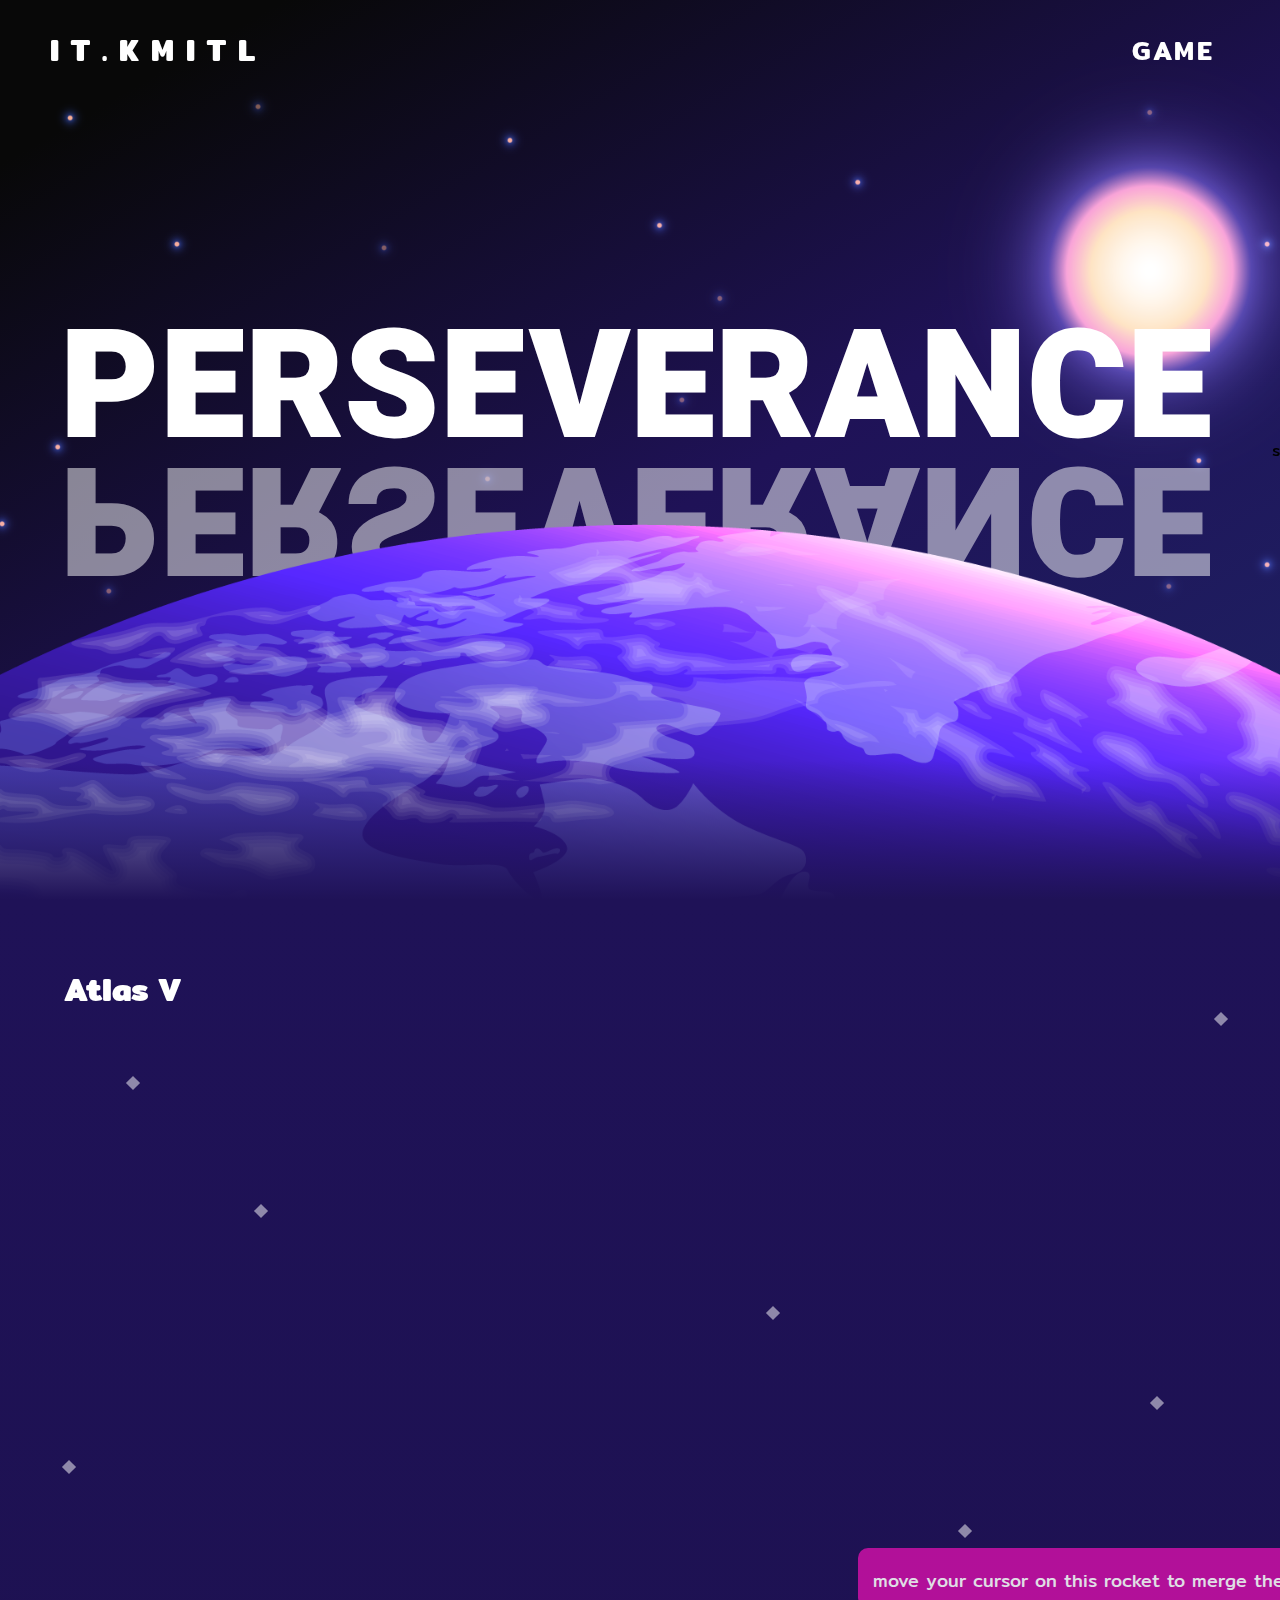
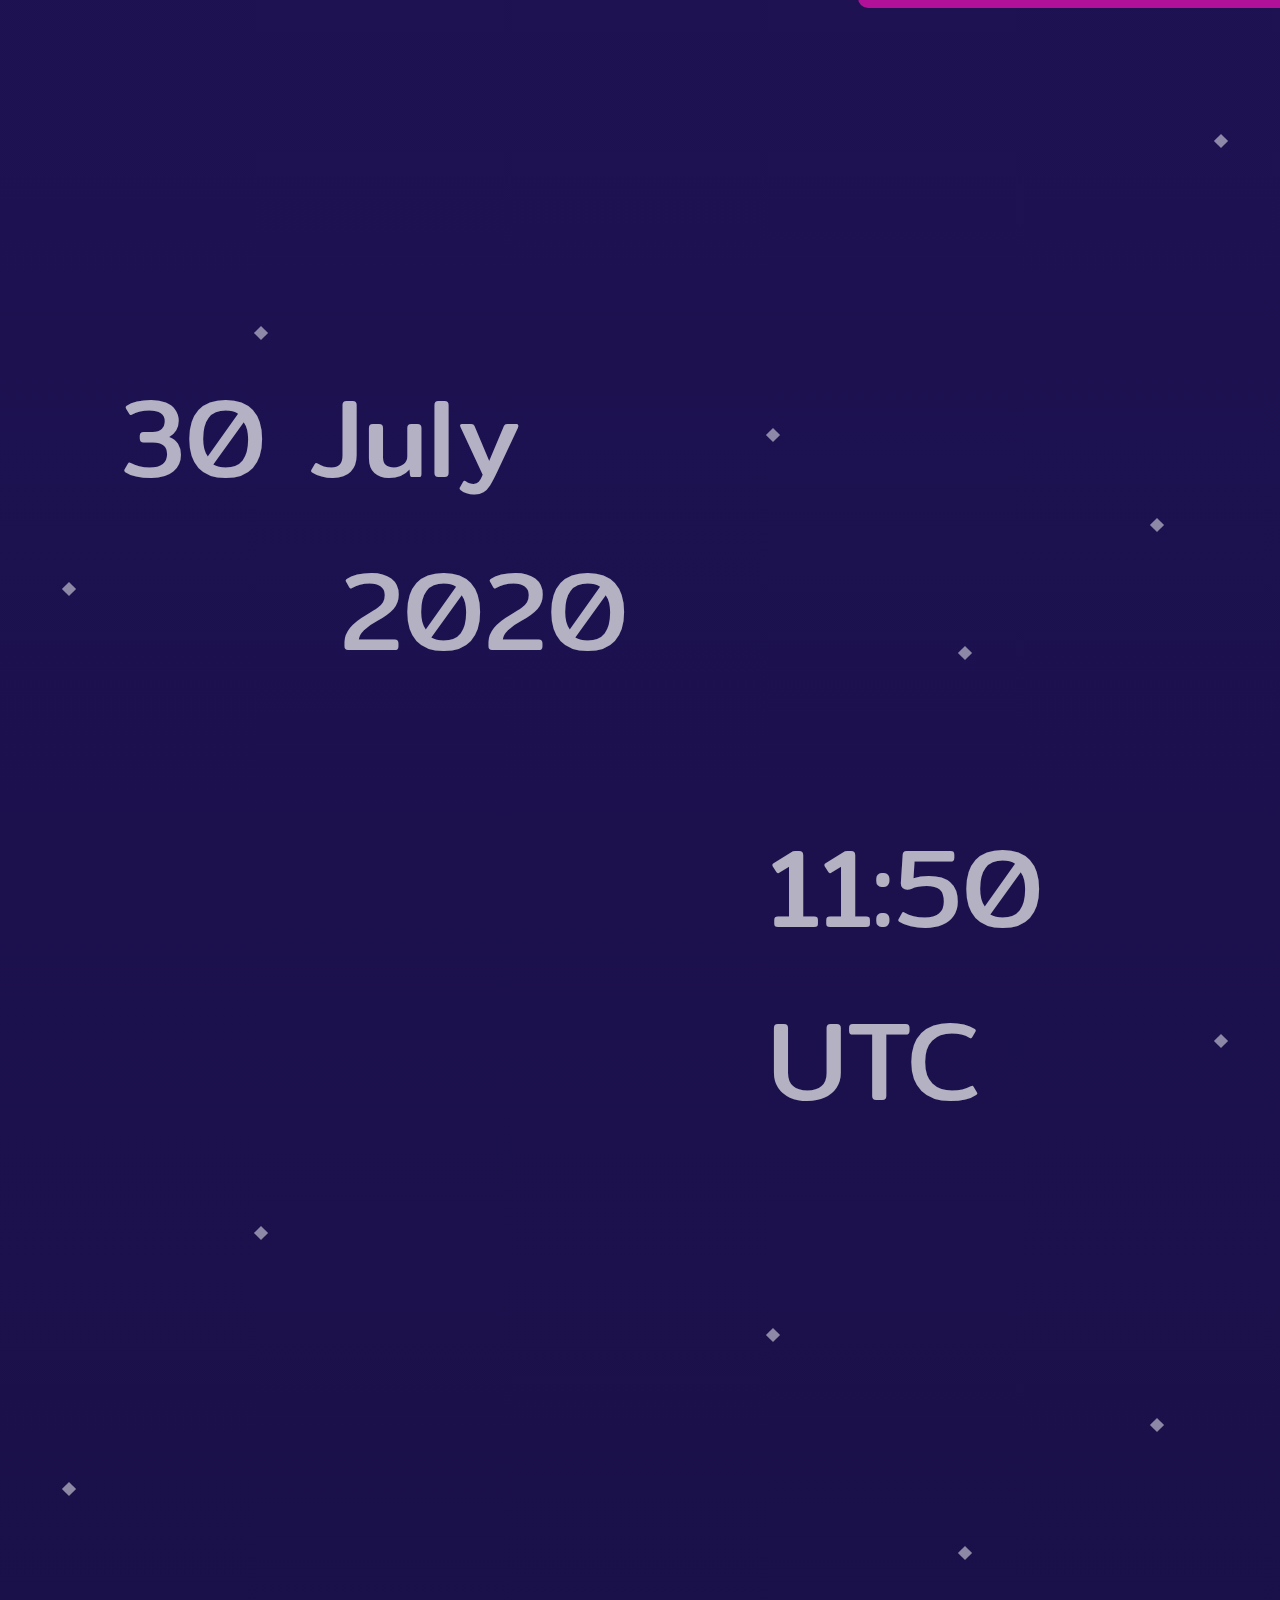
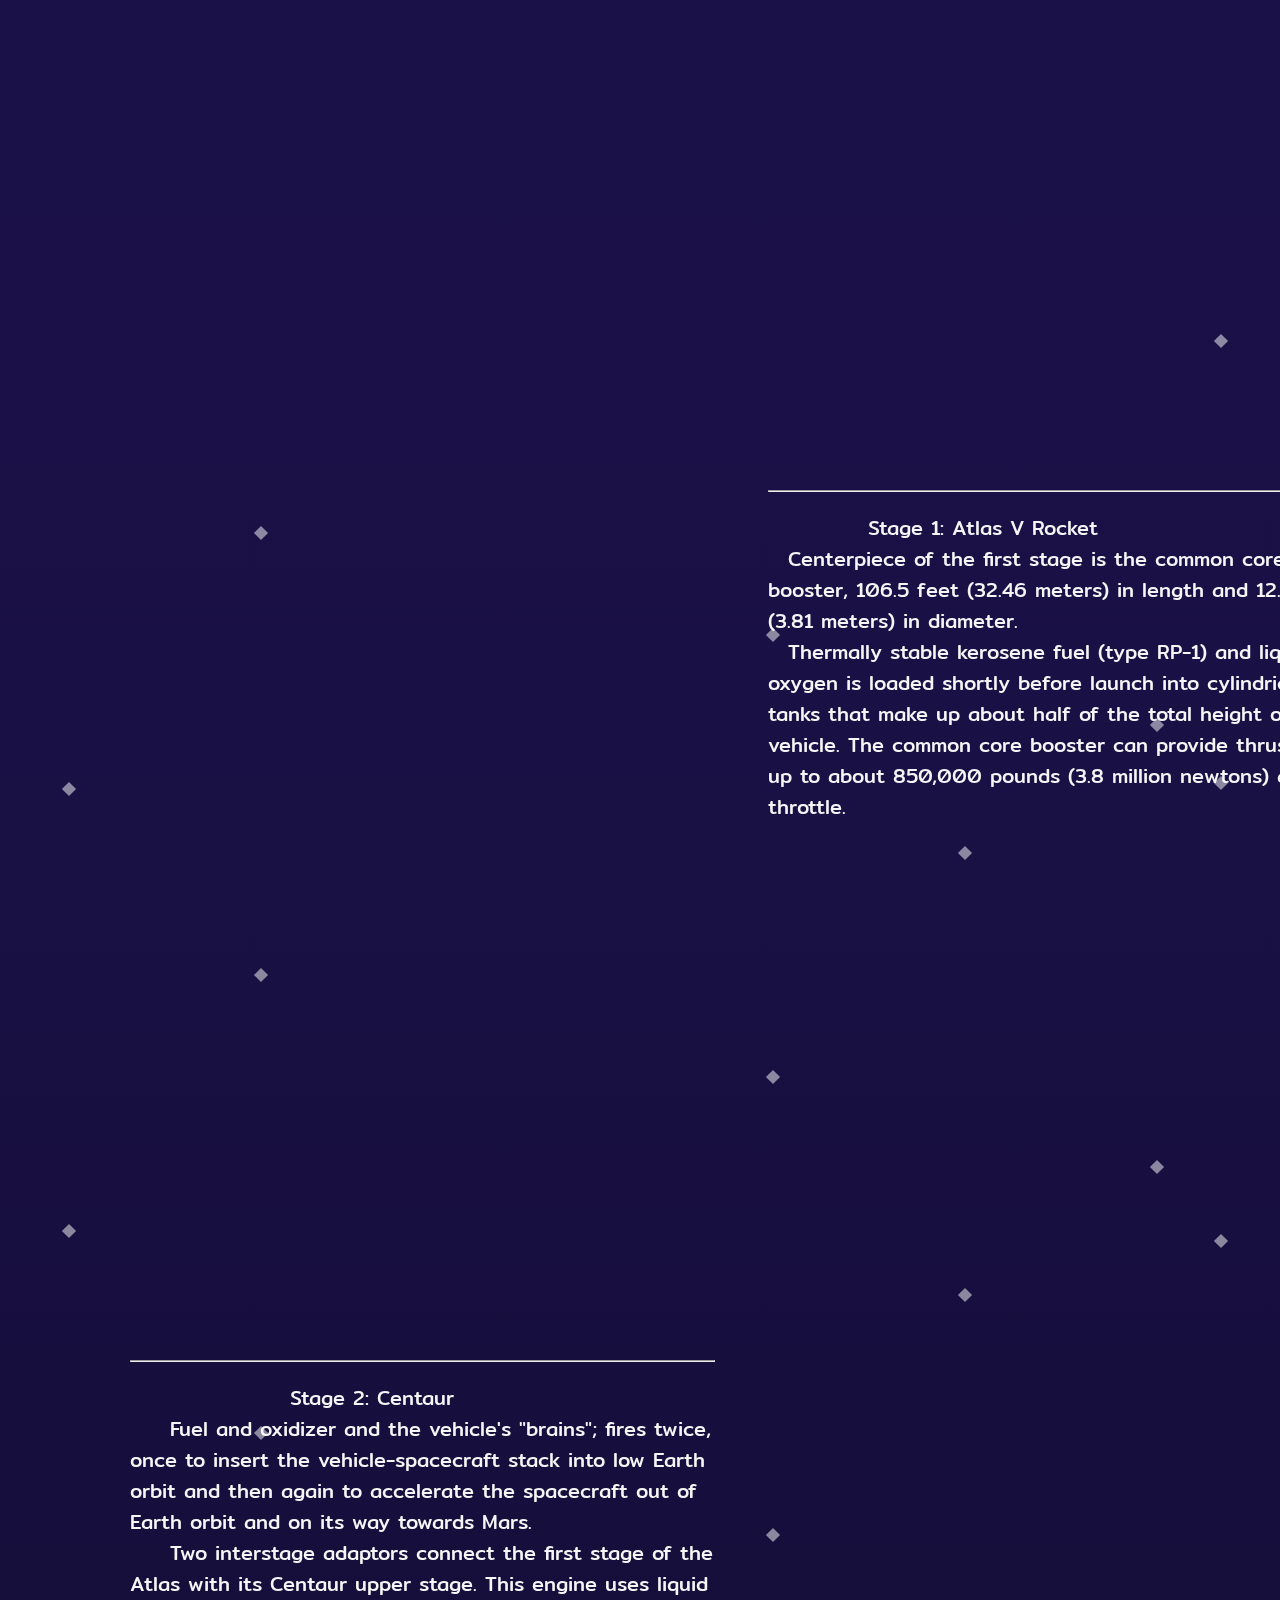
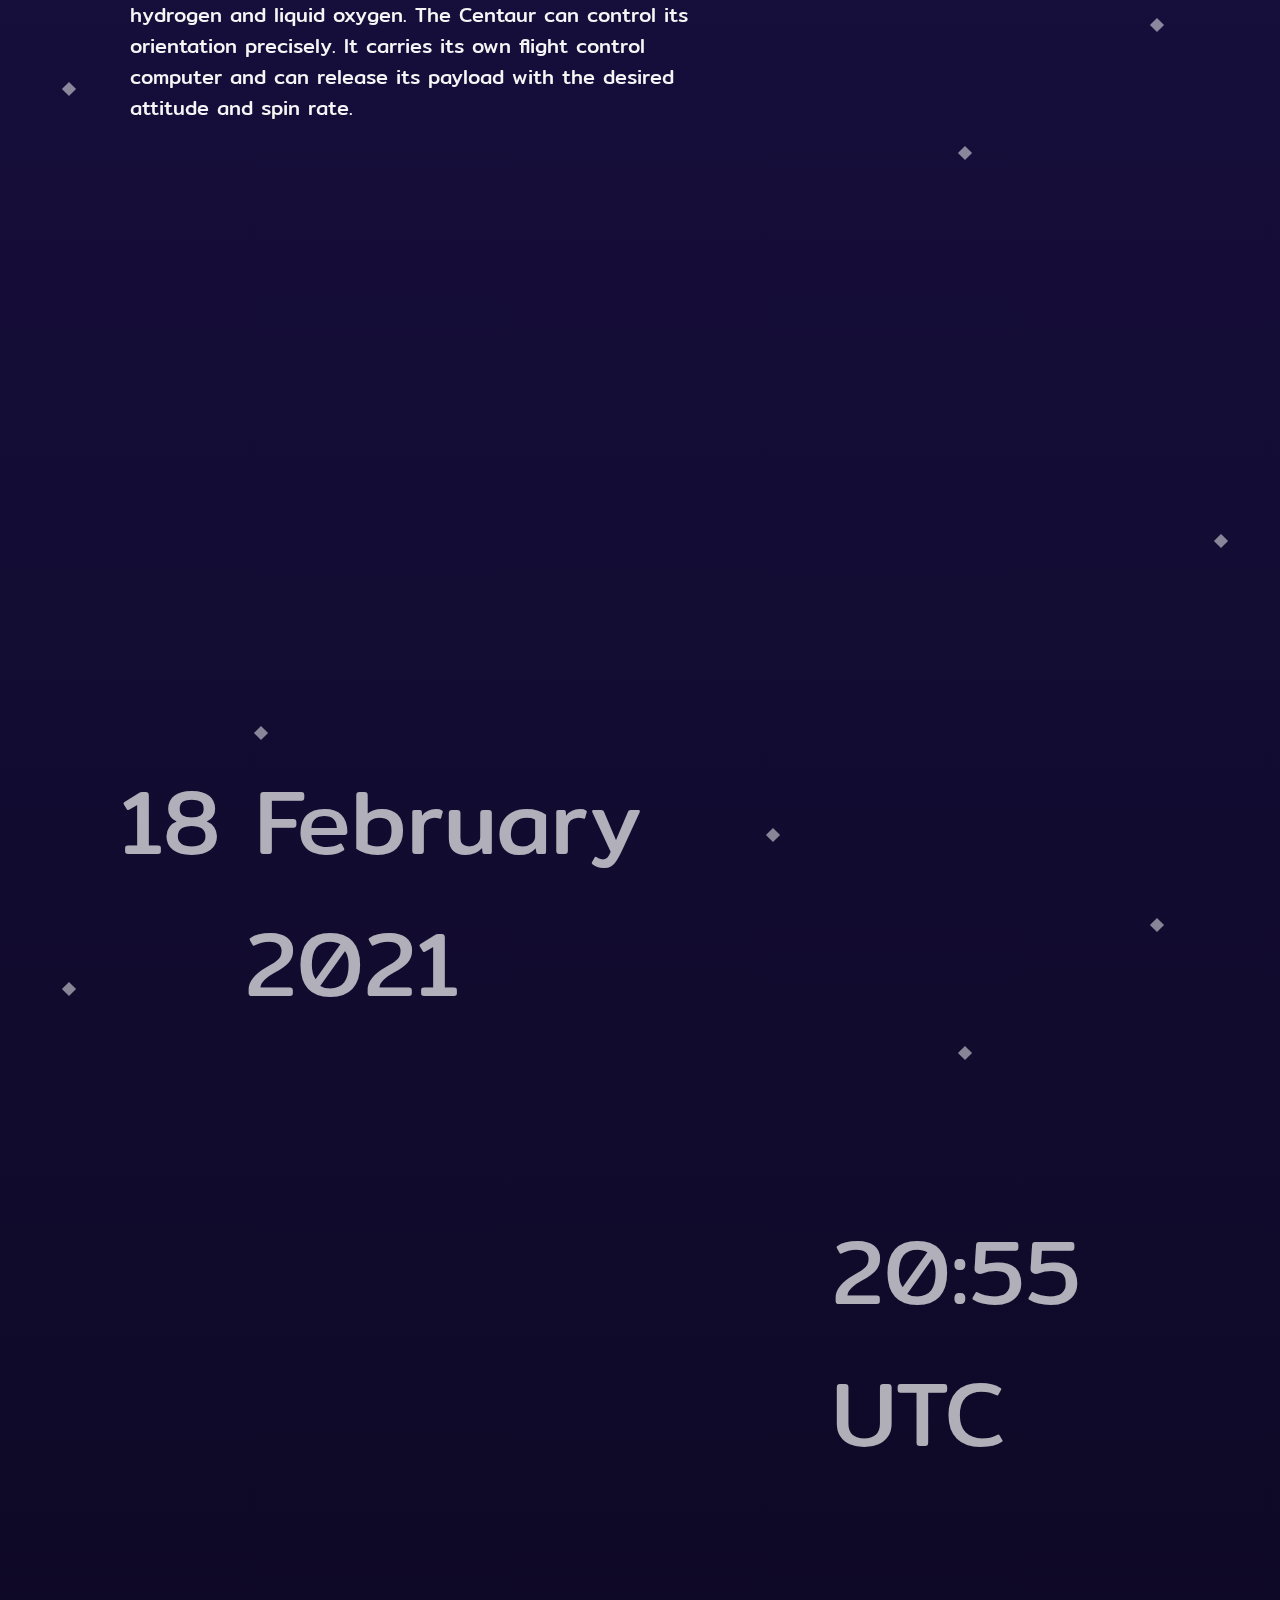
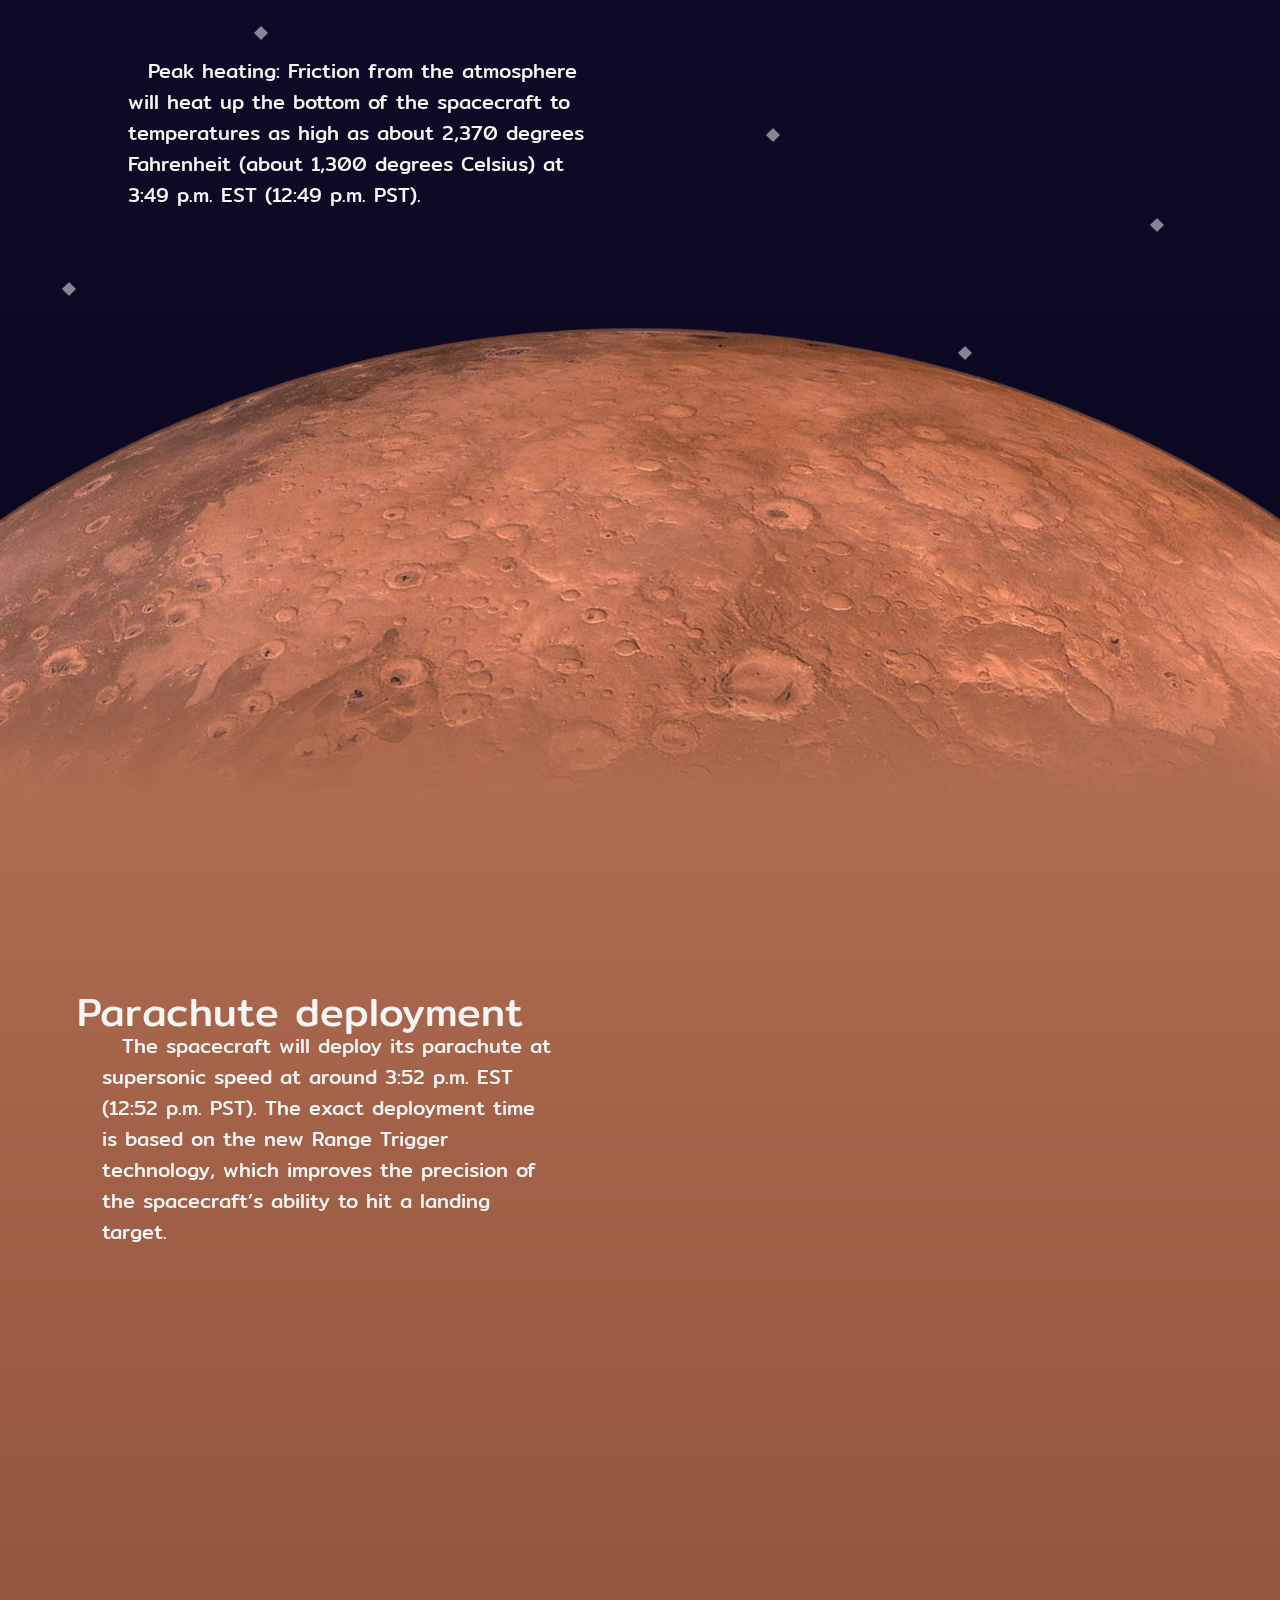
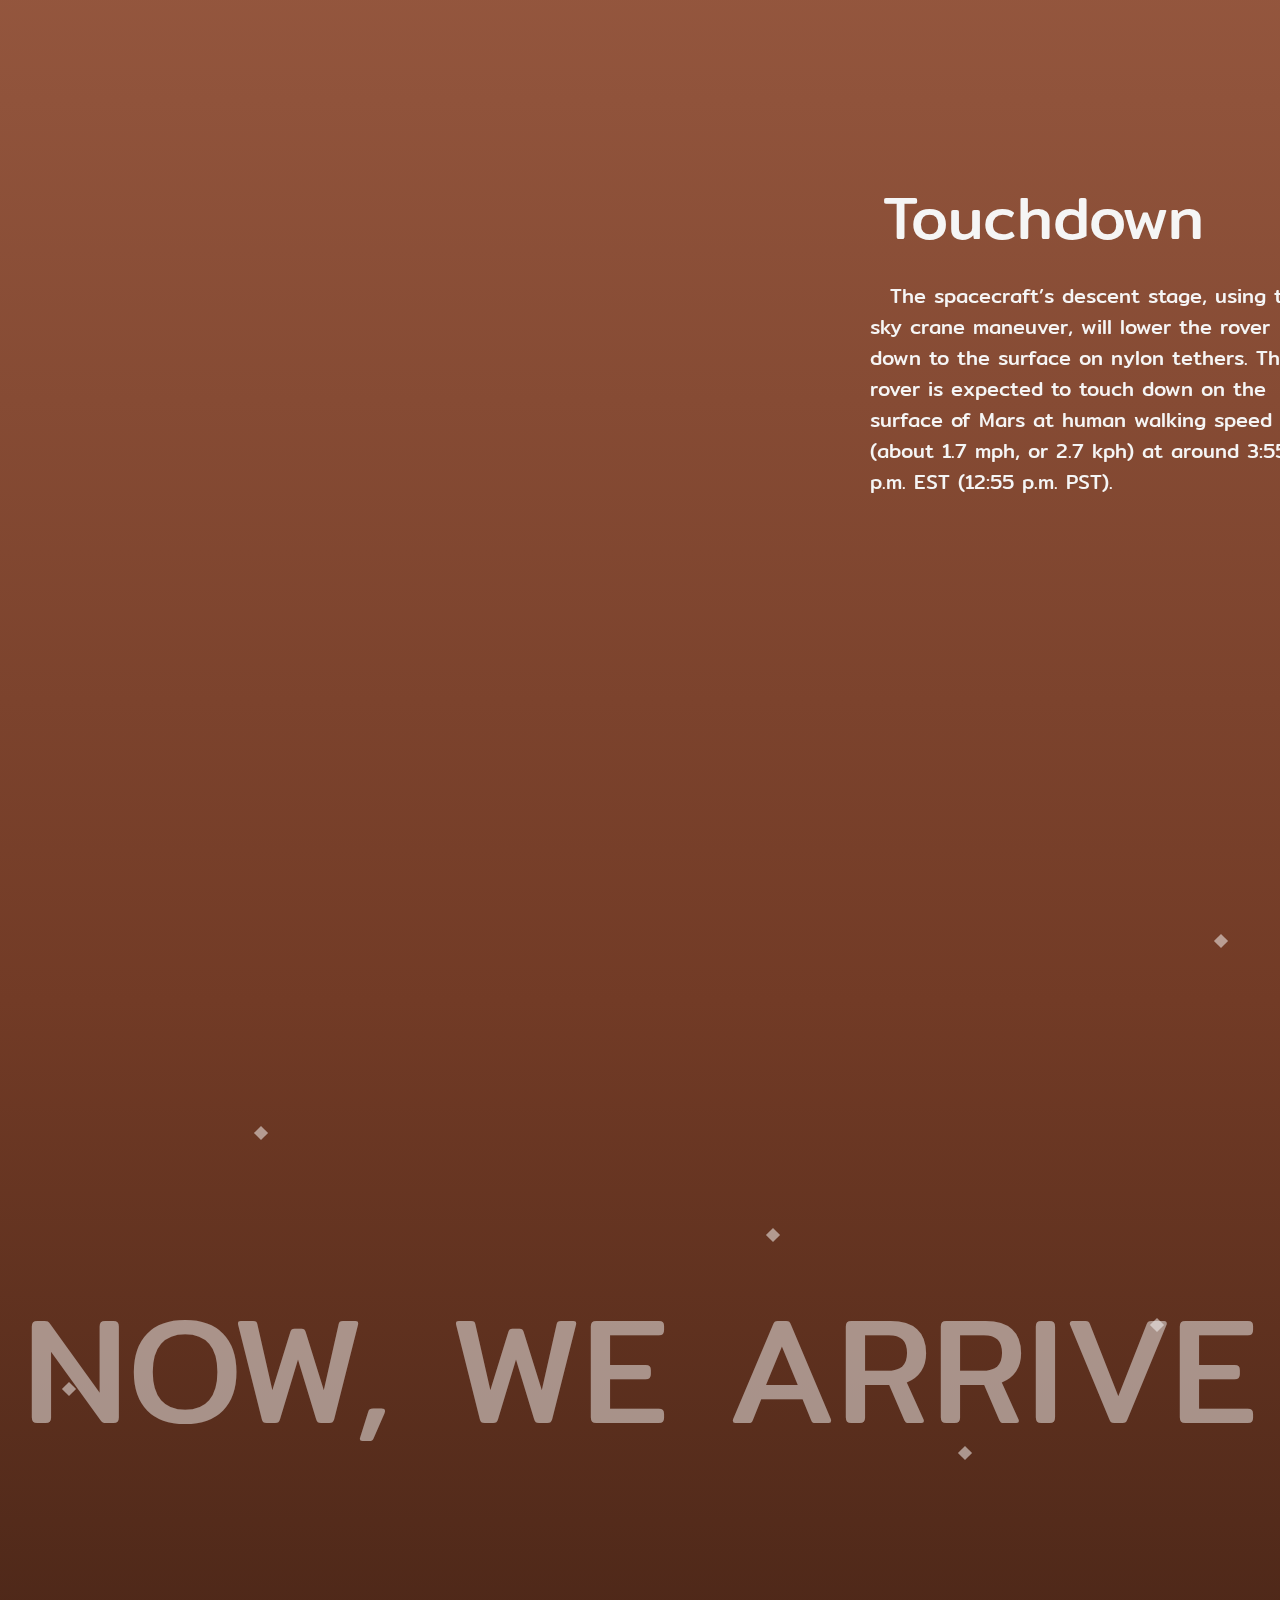
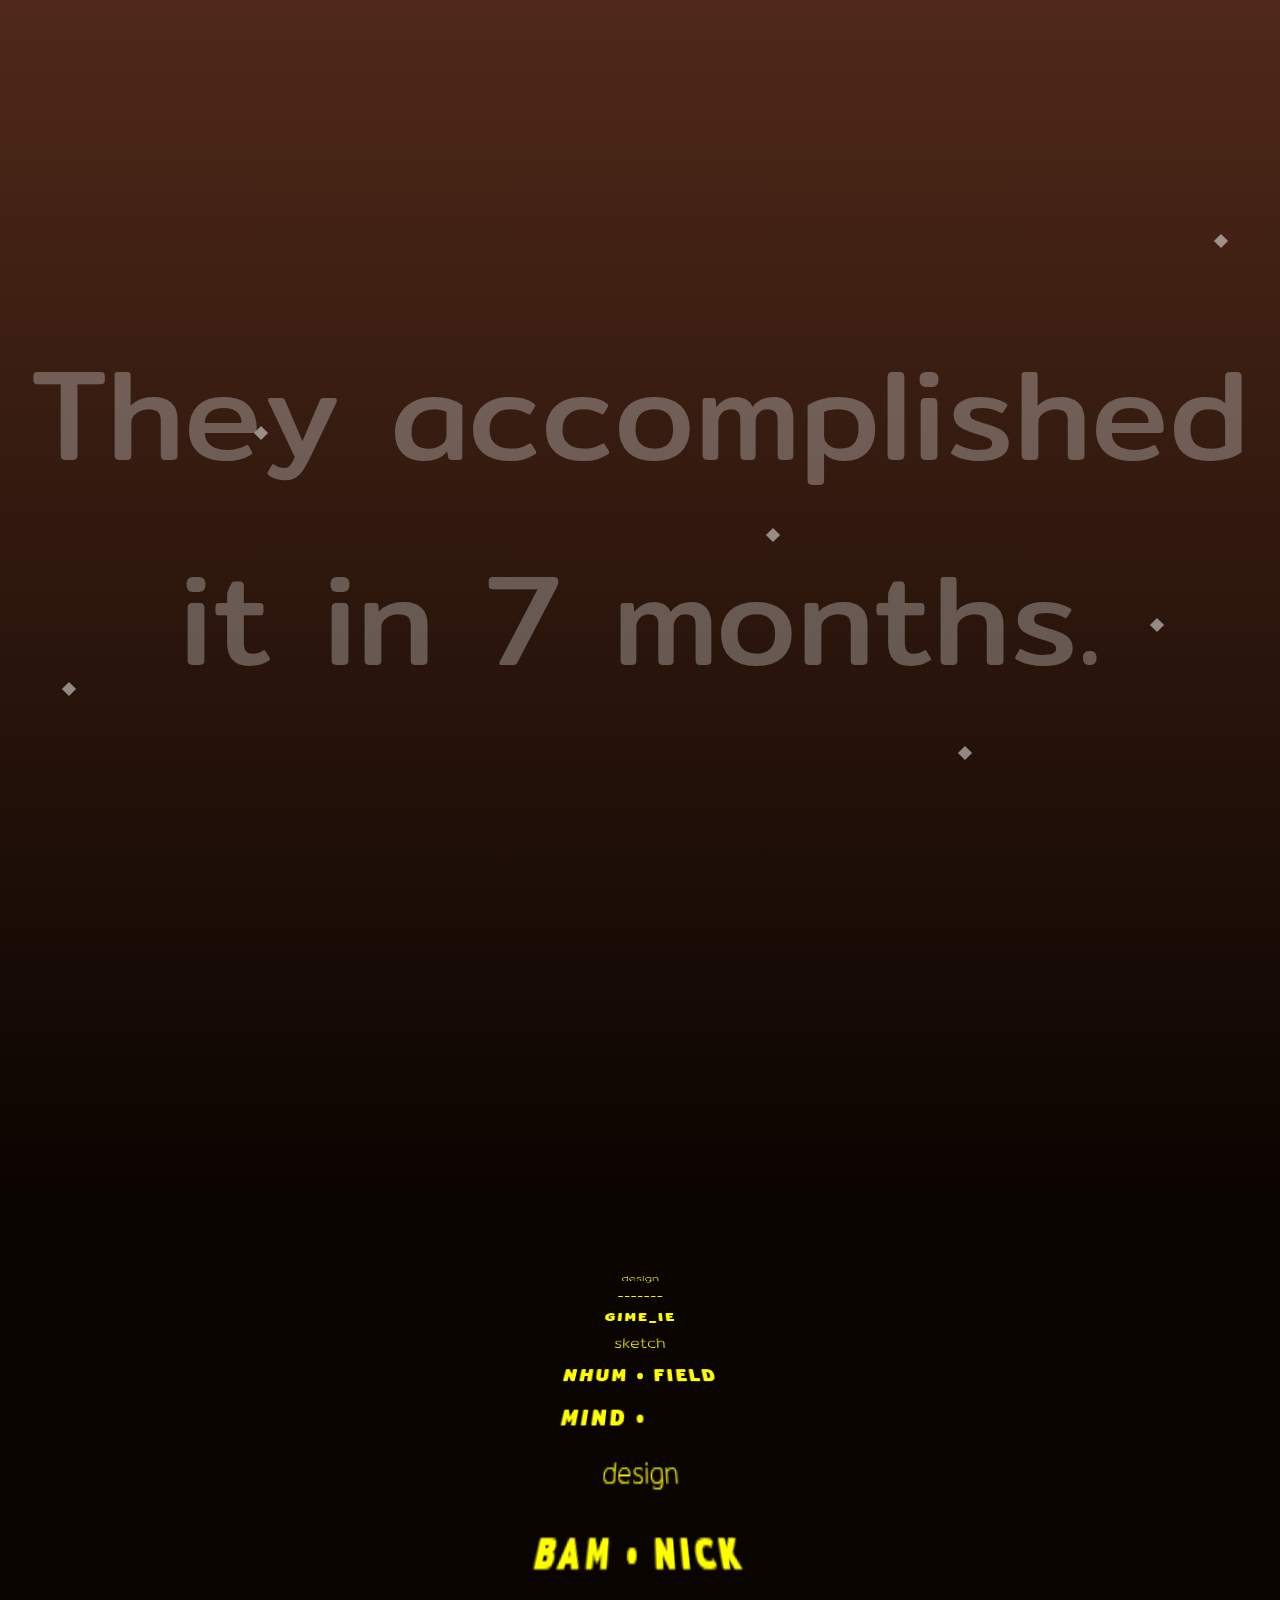
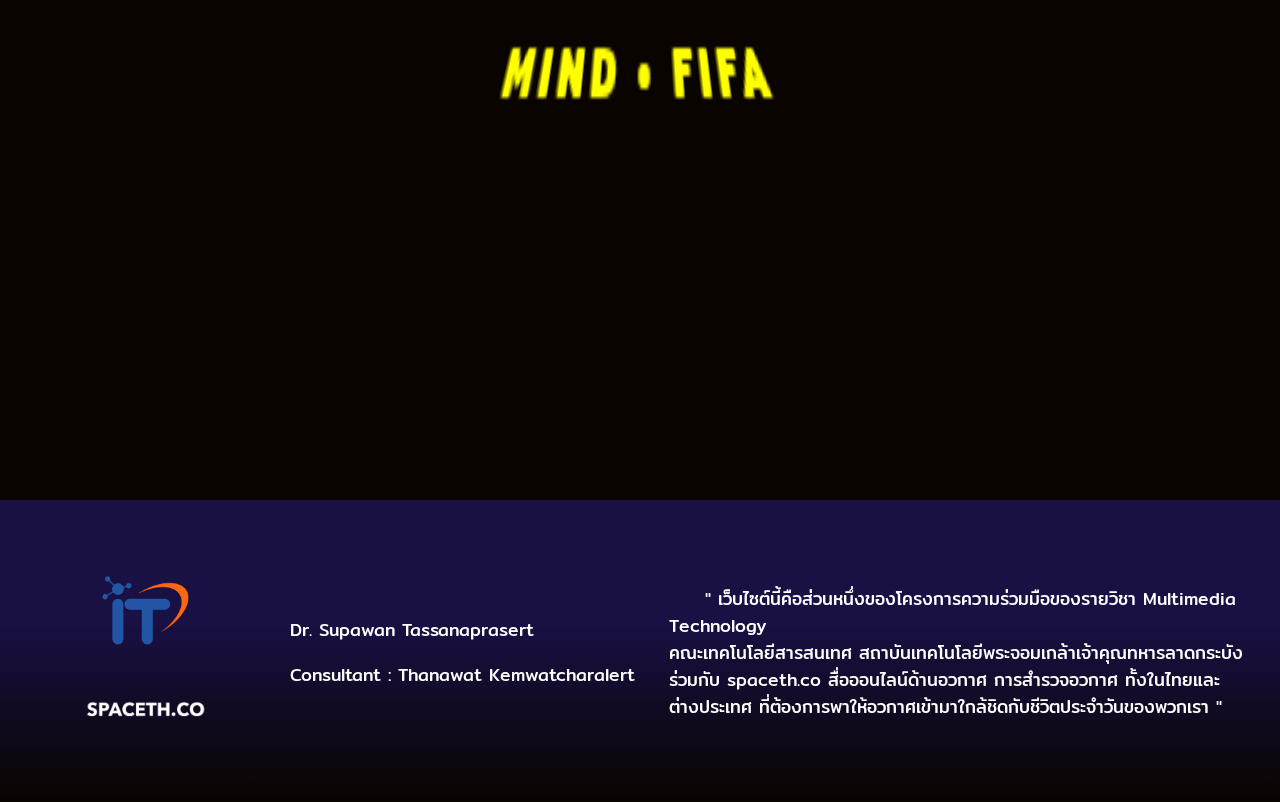
<file: landing/index.html>
<!DOCTYPE html>
<html lang="en">
  <head>
    <meta charset="UTF-8" />
    <meta http-equiv="X-UA-Compatible" content="IE=edge" />
    <meta name="viewport" content="width=device-width, initial-scale=1.0" />
    <title>Hel - landing</title>
    <link rel="stylesheet" href="style.css" />
  </head>
  <body>
    <section class="intro fullpage event-triger">
      <nav class="navbar">
        <h1 class="logo">IT.KMITL</a></h1>
        <div class="menu">
          <ul>
              <li><a href="/index.html">GAME</a></li>
          </ul>
        </div>
      </nav>

      <div class="background">
        <img src="./images/stars.png" id="stars">
        <img src="./images/sun.png" id="sun">
        <div class="containerText">
          <p id="text">PERSEVERANCE</p>
          <p id="shadowtext">PERSEVERANCE</p>
        </div>
        <img src="./images/earth.png" id="earth">s
      </div>
    </section>
    <div class="rocket" data-status="intro">
      <div class="boxtext texttr">
        <hr>
        <div id="rotatehr"><hr></div>
        <div id="rotatehr2"><hr></div>
        <h1>Solid Rocket Motors</h1>
        <p>Four solid rocket boosters strapped onto the common core booster add to the thrust produced by the first stage. Each of these boosters is 64 feet (19.5 meters) long and 61 inches (155 centimeters) in diameter, and delivers about 306,000 pounds (1.36 million newtons) of thrust.</p>
      </div>
      <div class="boxtext textcl">
        <hr>
        <div id="rotatehr3"><hr></div>
        <div id="rotatehr4"><hr></div>
        <h1>Payload Fairing</h1>
        <p>The spacecraft rides into the sky inside a protective payload fairing atop the Centaur stage. With the payload fairing on top, the vehicle stands approximately 191 feet (58 meters) tall when it is ready for launch.</p>
      </div>
      <div class="t_r rocketPart">
        <img src="./images/thuster_r.png" alt="" srcset="">
      </div>
      <div class="t_l rocketPart">
        <img src="./images/thuster_l.png" alt="" srcset="">
      </div>
      <div class="c_r rocketPart">
        <img src="./images/ch_r.png" alt="" srcset="">
      </div>
      <div class="c_l rocketPart">
        <img src="./images/ch_l.png" alt="" srcset="">
      </div>
      <div class="body rocketPart">
        <img src="./images/body.png" alt="" srcset="">
      </div>
      <div class="head rocketPart"">
        <img src="./images/head.png" alt="" srcset="">
      </div>
      <div class="rocketHead rocketPart">
        <img src="./images/rocketHead.png" alt="" srcset="">
      </div>
      <div class="fire rocketPart">
        <img src="./images/fire.png" alt="" srcset="">
      </div>
      <div class="parachute rocketPart">
        <img src="./images/parachute.png" alt="" srcset="">
      </div>
      <div class="topPartRover rocketPart">
        <img src="./images/topPartRover.png" alt="" srcset="">
      </div>
      <div class="bottomPartRover rocketPart">
        <img src="./images/bottomPartRover.png" alt="" srcset="">
      </div>
      <div class="rover rocketPart">
        <img src="./images/rover.png" alt="" srcset="">
      </div>
    </div>
  
    <div class="rocketPage">
      <section class="inspecRocket fullpage event-triger">
        <p id="text_date"> Atlas V </p>
        <div class="star"></div>
        <div class="star" style="left: 10%; margin-top: 10%;"></div>
        <div class="star" style="left: -5%; margin-top: 30%;"></div>
        <div class="star" style="left: 85%; margin-top: -5%;"></div>
        <div class="star" style="left: 50%; margin-top: 18%;"></div>
        <div class="star" style="left: 80%; margin-top: 25%;"></div>
        <div class="star" style="left: 65%; margin-top: 35%;"></div>
        <div class="frame">
          <p class="texthowto">move your cursor on this rocket to merge them</p>
        </div>
      </section>
      <section class="step1 fullpage event-triger">
        <p class="date1"> 30 July<br>&emsp;&emsp;2020</p>
        <p class="time1">11:50 UTC</p>
        <div class="star" style="left: 10%; margin-top: 10%;"></div>
        <div class="star" style="left: -5%; margin-top: 30%;"></div>
        <div class="star" style="left: 85%; margin-top: -5%;"></div>
        <div class="star" style="left: 50%; margin-top: 18%;"></div>
        <div class="star" style="left: 80%; margin-top: 25%;"></div>
        <div class="star" style="left: 65%; margin-top: 35%;"></div>
      </section>
      <section class="step2 fullpage event-triger">
        <div class="star" style="left: 10%; margin-top: 10%;"></div>
        <div class="star" style="left: -5%; margin-top: 30%;"></div>
        <div class="star" style="left: 85%; margin-top: -5%;"></div>
        <div class="star" style="left: 50%; margin-top: 18%;"></div>
        <div class="star" style="left: 80%; margin-top: 25%;"></div>
        <div class="star" style="left: 65%; margin-top: 35%;"></div>
      </section>
      <section class="step3 fullpage event-triger" data-status="step3">
        <div class="star" style="left: 10%; margin-top: 10%;"></div>
        <div class="star" style="left: -5%; margin-top: 30%;"></div>
        <div class="star" style="left: 85%; margin-top: -5%;"></div>
        <div class="star" style="left: 50%; margin-top: 18%;"></div>
        <div class="star" style="left: 80%; margin-top: 25%;"></div>
        <div class="star" style="left: 65%; margin-top: 35%;"></div>
        <div class="boxtextstep3">
          <hr>
          <!-- <div id="rotatehrstep3"><hr></div> -->
          <p>&emsp;&emsp;&emsp;&emsp;&emsp;Stage 1: Atlas V Rocket
            <br>&emsp;Centerpiece of the first stage is the common core booster, 106.5 feet (32.46 meters) in length and 12.5 feet (3.81 meters) in diameter.
            <br>&emsp;Thermally stable kerosene fuel (type RP-1) and liquid oxygen is loaded shortly before launch into cylindrical fuel tanks that make up about half of the total height of the vehicle. The common core booster can provide thrust of up to about 850,000 pounds (3.8 million newtons) at full throttle.</p>
        </div>
        <div class="star" style="left: 10%; margin-top: 10%;"></div>
        <div class="star" style="left: -5%; margin-top: 30%;"></div>
        <div class="star" style="left: 85%; margin-top: -5%;"></div>
        <div class="star" style="left: 50%; margin-top: 18%;"></div>
        <div class="star" style="left: 80%; margin-top: 25%;"></div>
        <div class="star" style="left: 65%; margin-top: 35%;"></div>
      </section>
      <section class="step4 fullpage event-triger">
        <div class="star" style="left: 10%; margin-top: 10%;"></div>
        <div class="star" style="left: -5%; margin-top: 30%;"></div>
        <div class="star" style="left: 85%; margin-top: -5%;"></div>
        <div class="star" style="left: 50%; margin-top: 18%;"></div>
        <div class="star" style="left: 80%; margin-top: 25%;"></div>
        <div class="star" style="left: 65%; margin-top: 35%;"></div>
        <div class="boxtextstep4">
          <hr>
          <p>&emsp;&emsp;&emsp;&emsp;&emsp;&emsp;&emsp;&emsp;Stage 2: Centaur<br>
            &emsp;&emsp;Fuel and oxidizer and the vehicle's "brains"; fires twice, once to insert the vehicle-spacecraft stack into low Earth orbit and then again to accelerate the spacecraft out of Earth orbit and on its way towards Mars.<br>
            &emsp;&emsp;Two interstage adaptors connect the first stage of the Atlas with its Centaur upper stage. This engine uses liquid hydrogen and liquid oxygen. The Centaur can control its orientation precisely. It carries its own flight control computer and can release its payload with the desired attitude and spin rate.</p>
        </div>
      </section>
      <!-- <section class="step5 fullpage event-triger"></section> -->
      <section class="inspecRover fullpage event-triger">
        <p class="date2">18 February<br>&emsp; 2021</p>
        <p class="time2">20:55 UTC</p>
        <div class="star" style="left: 10%; margin-top: 10%;"></div>
        <div class="star" style="left: -5%; margin-top: 30%;"></div>
        <div class="star" style="left: 85%; margin-top: -5%;"></div>
        <div class="star" style="left: 50%; margin-top: 18%;"></div>
        <div class="star" style="left: 80%; margin-top: 25%;"></div>
        <div class="star" style="left: 65%; margin-top: 35%;"></div>
      </section>
      <section class="step6 fullpage event-triger">
        
        <img src="./images/mars.png" id="mars">
        <p id="textstep6">&emsp;Peak heating: Friction from the atmosphere will heat up the bottom of the spacecraft to temperatures as high as about 2,370 degrees Fahrenheit (about 1,300 degrees Celsius) at 3:49 p.m. EST (12:49 p.m. PST).</p>
        <div class="star" style="left: 10%; margin-top: 10%;"></div>
        <div class="star" style="left: -5%; margin-top: 30%;"></div>
        <div class="star" style="left: 85%; margin-top: -5%;"></div>
        <div class="star" style="left: 50%; margin-top: 18%;"></div>
        <div class="star" style="left: 80%; margin-top: 25%;"></div>
        <div class="star" style="left: 65%; margin-top: 35%;"></div>
      </section>
    </div>

    <div class="backgroundLatterPage">
      <section class="step7 fullpage event-triger">
        <p class="head1">Parachute deployment</p>
        <p id="textstep7">&emsp;The spacecraft will deploy its parachute at supersonic speed at around 3:52 p.m. EST (12:52 p.m. PST). The exact deployment time is based on the new Range Trigger technology, which improves the precision of the spacecraft’s ability to hit a landing target.</p>
      </section>
      <section class="step8 fullpage event-triger">
        <p class="head2">Touchdown</p>
        <p id="textstep8">&emsp;The spacecraft’s descent stage, using the sky crane maneuver, will lower the rover down to the surface on nylon tethers. The rover is expected to touch down on the surface of Mars at human walking speed (about 1.7 mph, or 2.7 kph) at around 3:55 p.m. EST (12:55 p.m. PST).</p>
      </section>
      <section class="step9 fullpage event-triger">
        <div class="star" style="left: 10%; margin-top: 10%;"></div>
        <div class="star" style="left: -5%; margin-top: 30%;"></div>
        <div class="star" style="left: 85%; margin-top: -5%;"></div>
        <div class="star" style="left: 50%; margin-top: 18%;"></div>
        <div class="star" style="left: 80%; margin-top: 25%;"></div>
        <div class="star" style="left: 65%; margin-top: 35%;"></div>
        <p class="headstep9">NOW, WE ARRIVE</p>
      </section>
      <section class="step10 fullpage event-triger">
        <div class="star" style="left: 10%; margin-top: 10%;"></div>
        <div class="star" style="left: -5%; margin-top: 30%;"></div>
        <div class="star" style="left: 85%; margin-top: -5%;"></div>
        <div class="star" style="left: 50%; margin-top: 18%;"></div>
        <div class="star" style="left: 80%; margin-top: 25%;"></div>
        <div class="star" style="left: 65%; margin-top: 35%;"></div>
        <p class="headstep10">They accomplished it in 7 months.</p>
      </section>
    </div>

    <section class="endCredit fullpage event-triger">
      <div class="boxcredit">\
        <p id="bold">PERSEVERANCE</p>
        <p id="light">director</p>
        <p id="bold">MACK</p>
        
        <p id="light">content</p>
        <p id="light">-------</p>
        <p id="light">game</p>
        <p id="bold">Q</p>
        <p id="bold">MACK • PHUM</p>
        <p id="bold">&emsp;Q • FEW</p>
        <p id="bold">BENZ • NICK</p>
        <p id="bold">SUNSUN • FIFA&emsp;&emsp;</p>
        <p id="bold">TEMPO • JIN&emsp;&emsp;</p>
        <p id="bold">BOMB • TINZ&emsp;</p>
        
        <p id="light">landing</p>
        <p id="bold">MIND</p>
        <p id="bold">GUN • NICK</p>
        <p id="bold">FRAME • MIND&emsp;</p>
        <p id="bold">BEST • TIGER</p>
        
        <p id="light">design</p>
        <p id="light">-------</p>
        <p id="bold">GIME_IE</p>
        
        <p id="light">sketch</p>
        <p id="bold">NHUM • FIELD</p>
        <p id="bold">MIND •&emsp;&emsp;&emsp;</p>
        
        <p id="light">design</p>
        <p id="bold">BAM • NICK</p>
        <p id="bold">MIND • FIFA</p>
        <p id="bold">JIN•&emsp;&emsp;</p>
        
        <p id="light">colour</p>
        <p id="bold">BOM • NON</p>
        <p id="bold">BEST • FIELD</p>
        <p id="bold">FRAME • BAM&emsp;</p>
        
        <p id="light">animation</p>
        <p id="bold">NICK • MIND</p>
        
        <p id="light">code</p>
        <p id="light">-------</p>
        <p id="bold">TONG</p>
        
        <p id="light">game</p>
        <p id="bold">MACK • TONG</p>
        <p id="bold">&emsp;&emsp;Q • BENZ</p>
        <p id="bold">SUNSUN • PHUM&emsp;</p>
        
        <p id="light">landing</p>
        <p id="bold">GUN • BAM</p>
        <p id="bold">MIND • TONG</p>
        <p id="bold">NICK &emsp;&emsp;&emsp;</p>
      </div>
    </section>
    <div id="footer">
      <div id="boxfooter" style="width:50%;">
        <img id="it_logo" src="/landing/images/it.png">
        <br>
        <img id="space_logo" src="/landing/images/spaceth.png">
      </div>
      <div id="boxfooter textleft" style="width:60%;">
        <p>Dr. Supawan Tassanaprasert</p>
        <p>Consultant : Thanawat Kemwatcharalert</p>
      </div>
      <div id="boxfooter" style="padding: 30px;">
        <p>&emsp;&emsp;" เว็บไซต์นี้คือส่วนหนึ่งของโครงการความร่วมมือของรายวิชา Multimedia Technology<br>คณะเทคโนโลยีสารสนเทศ 
        สถาบันเทคโนโลยีพระจอมเกล้าเจ้าคุณทหารลาดกระบัง ร่วมกับ spaceth.co สื่อออนไลน์ด้านอวกาศ การสำรวจอวกาศ 
        ทั้งในไทยและต่างประเทศ ที่ต้องการพาให้อวกาศเข้ามาใกล้ชิดกับชีวิตประจำวันของพวกเรา "</p>
      </div>
    </div>
    <script src="script.js"></script>
  </body>
</html>
</file>
<file: landing/style.css>
@import url("https://fonts.googleapis.com/css2?family=Mitr:wght@200;300;400;500;600;700&display=swap");
@import url("https://fonts.googleapis.com/css2?family=Heebo:wght@500;700;900&display=swap");
@import url("https://fonts.googleapis.com/css2?family=Monoton&display=swap");
@import url("https://fonts.googleapis.com/css2?family=Prompt:wght@100;200;300;400;500;600;700;800;900&display=swap");

/*  font-family: 'Prompt', sans-serif;
    font-family: "Mitr", sans-serif;
    font-family: 'Heebo', sans-serif;
    font-family: 'Monoton', cursive;
*/

body {
  margin: 0;
  font-family: "Mitr", sans-serif;
  scroll-behavior: smooth;
}

.fullpage {
  width: 100%;
  height: 100vh;
  overflow: hidden;
}

.intro {
  background: linear-gradient(150deg, #080808 10%, #1f1257, #1e2364);
  display: flex;
  flex-direction: column;
  justify-content: center;
  align-items: center;
}

.navbar {
  width: 100%;
  height: 10%;
  position: absolute;
  top: 0;
  display: flex;
  flex-direction: row;
  justify-content: space-between;
  align-items: center;
  color: #fff;
}

.icon {
  font-weight: 900;
  font-size: 24px;
  letter-spacing: 10px;
  margin-top: 20px;
}

.logo {
  font-size: 30px;
  letter-spacing: 12px;
  float: left;
  margin-left: 50px;
  margin-top: 30px;
  text-decoration: none;
}

.menu ul {
  float: right;
  display: flex;
  justify-content: center;
  align-items: center;
}

.menu ul li {
  list-style: none;
  margin-right: 50px;
  margin-top: 10px;
  font-size: 26px;
  letter-spacing: 3px;
}

.menu ul li a {
  text-decoration: none;
  color: #fff;
  font-weight: 600;
  transition: 0.4s ease-in-out;
  border-radius: 20px;
  padding: 6px 15px;
}

.menu ul li a:hover {
  color: #fff;
  background-color: #c211a1;
}

.background {
  position: relative;
  width: 100%;
  height: 100vh;
  display: flex;
  justify-content: center;
  align-items: center;
  pointer-events: none;
  overflow: hidden;
}

.background::before {
  content: "";
  position: absolute;
  bottom: 0;
  width: 100%;
  height: 140px;
  background: linear-gradient(to top, #1f1257, transparent);
  z-index: 1;
}

.background img {
  position: absolute;
  top: 0;
  left: 0;
  object-fit: cover;
  width: 100%;
  height: 100%;
}

.background img#sun,
img#stars {
  mix-blend-mode: screen;
}

#earth {
  margin-top: 50px;
}

.containerText {
  width: 100%;
  height: 100vh;
  display: flex;
  flex-direction: column;
  text-align: center;
  flex-direction: row;
  justify-content: center;
  margin-top: 6%;
  color: #fff;
  font-family: "Heebo", sans-serif;
}

#text {
  position: absolute;
  font-size: 950%;
  font-weight: 900;
  top: 14%;
  animation: text 2s infinite linear;
  animation-iteration-count: 1;
}

#shadowtext {
  position: absolute;
  font-size: 950%;
  font-weight: 900;
  top: 28%;
  opacity: 50%;
  animation: shadowtext 2.5s infinite linear;
  animation-iteration-count: 1;
  transform: scale(1, -1);
}

@keyframes shadowtext {
  0% {opacity: 0%;}
  90% {opacity: 0%;}
  100% {opacity: 50%;}
}

@keyframes text{
  from {top: -500px;}
  to {top: 14%;}
}

.rocket {
  position: fixed;
  top: 10%;
  left: calc(50% - (140px / 2));
  width: 140px;
  height: 671.5px;
  transition: all 0.5s;
  z-index: 2;
  display: flex;
  justify-content: center;
  align-items: center;
}

.rocket img {
  width: 140px;
  pointer-events: none;
}

.rocket[data-status="intro"] {
  top: 0%;
  opacity: 0;
}

.rocket[data-status="inspecRocket"] {
  opacity: 1;
  top: 10%;
  transition: all 0.5s;
}

.t_r,
.c_r {
  transform-origin: top right;
}

.t_l,
.c_l {
  transform-origin: top left;
}

.rocket[data-status="step1"] .t_r,
.rocket[data-status="step2"] .t_r,
.rocket[data-status="step3"] .t_r,
.rocket[data-status="step4"] .t_r,
.rocket[data-status="step5"] .t_r,
.rocket[data-status="inspecRover"] .t_r,
.rocket[data-status="step6"] .t_r,
.rocket[data-status="step7"] .t_r,
.rocket[data-status="step8"] .t_r,
.rocket[data-status="step9"] .t_r,
.rocket[data-status="step10"] .t_r,
.rocket[data-status="endCredit"] .t_r,
.rocket[data-status="endcredit"] .t_r {
  transform: translate(30%, -50%) rotate(-45deg);
  opacity: 0;
}

.rocket[data-status="step1"] .t_l,
.rocket[data-status="step2"] .t_l,
.rocket[data-status="step3"] .t_l,
.rocket[data-status="step4"] .t_l,
.rocket[data-status="step5"] .t_l,
.rocket[data-status="inspecRover"] .t_l,
.rocket[data-status="step6"] .t_l,
.rocket[data-status="step7"] .t_l,
.rocket[data-status="step8"] .t_l,
.rocket[data-status="step9"] .t_l,
.rocket[data-status="step10"] .t_l,
.rocket[data-status="endCredit"] .t_l,
.rocket[data-status="endcredit"] .t_l {
  transform: translate(-30%, -50%) rotate(45deg);
  opacity: 0;
}

.rocket[data-status="step2"] .c_r,
.rocket[data-status="step3"] .c_r,
.rocket[data-status="step4"] .c_r,
.rocket[data-status="step5"] .c_r,
.rocket[data-status="inspecRover"] .c_r,
.rocket[data-status="step6"] .c_r,
.rocket[data-status="step7"] .c_r,
.rocket[data-status="step8"] .c_r,
.rocket[data-status="step9"] .c_r,
.rocket[data-status="step10"] .c_r,
.rocket[data-status="endCredit"] .c_r,
.rocket[data-status="endcredit"] .c_r {
  transform: translate(-30%, -50%) rotate(45deg);
  opacity: 0;
}

.rocket[data-status="step2"] .c_l,
.rocket[data-status="step3"] .c_l,
.rocket[data-status="step4"] .c_l,
.rocket[data-status="step5"] .c_l,
.rocket[data-status="inspecRover"] .c_l,
.rocket[data-status="step6"] .c_l,
.rocket[data-status="step7"] .c_l,
.rocket[data-status="step8"] .c_l,
.rocket[data-status="step9"] .c_l,
.rocket[data-status="step10"] .c_l,
.rocket[data-status="endCredit"] .c_l,
.rocket[data-status="endcredit"] .c_l {
  transform: translate(30%, -50%) rotate(-45deg);
  opacity: 0;
}

.rocket[data-status="step3"] .body,
.rocket[data-status="step4"] .body,
.rocket[data-status="step5"] .body,
.rocket[data-status="inspecRover"] .body,
.rocket[data-status="step6"] .body,
.rocket[data-status="step7"] .body,
.rocket[data-status="step8"] .body,
.rocket[data-status="step9"] .body,
.rocket[data-status="step10"] .body,
.rocket[data-status="endCredit"] .body,
.rocket[data-status="endcredit"] .body {
  transform: translate(0, -20%);
  /* opacity: 0; */
}


.rocket[data-status="step4"] .body,
.rocket[data-status="step5"] .body,
.rocket[data-status="inspecRover"] .body,
.rocket[data-status="step6"] .body,
.rocket[data-status="step7"] .body,
.rocket[data-status="step8"] .body,
.rocket[data-status="step9"] .body,
.rocket[data-status="step10"] .body,
.rocket[data-status="endCredit"] .body,
.rocket[data-status="endcredit"] .body {
  transform: translate(0, -50%);
  opacity: 0;
}

.rocket[data-status="step4"] .head,
.rocket[data-status="step5"] .head,
.rocket[data-status="inspecRover"] .head,
.rocket[data-status="step6"] .head,
.rocket[data-status="step7"] .head,
.rocket[data-status="step8"] .head,
.rocket[data-status="step9"] .head,
.rocket[data-status="step10"] .head,
.rocket[data-status="endCredit"] .head,
.rocket[data-status="endcredit"] .head {
  transform: translate(0, -25%);
  /* opacity: 0; */
}

.rocket[data-status="step5"] .head,
.rocket[data-status="inspecRover"] .head,
.rocket[data-status="step6"] .head,
.rocket[data-status="step7"] .head,
.rocket[data-status="step8"] .head,
.rocket[data-status="step9"] .head,
.rocket[data-status="step10"] .head,
.rocket[data-status="endCredit"] .head,
.rocket[data-status="endcredit"] .head {
  transform: translate(0, -50%);
  opacity: 0;
}

.rocket[data-status="step5"] .rocketHead,
.rocket[data-status="inspecRover"] .rocketHead,
.rocket[data-status="step6"] .rocketHead,
.rocket[data-status="step7"] .rocketHead,
.rocket[data-status="step8"] .rocketHead,
.rocket[data-status="step9"] .rocketHead,
.rocket[data-status="step10"] .rocketHead,
.rocket[data-status="endCredit"] .rocketHead,
.rocket[data-status="endcredit"] .rocketHead {
  transform: translate(0, -25%);
  /* opacity: 0; */
}

.rocket[data-status="inspecRover"] .rocketHead,
.rocket[data-status="step6"] .rocketHead,
.rocket[data-status="step7"] .rocketHead,
.rocket[data-status="step8"] .rocketHead,
.rocket[data-status="step9"] .rocketHead,
.rocket[data-status="step10"] .rocketHead,
.rocket[data-status="endCredit"] .rocketHead,
.rocket[data-status="endcredit"] .rocketHead {
  transform: translate(0, -60%) scale(2,2);
}

.rocket[data-status="inspecRocket"] .fire,
.rocket[data-status="step1"] .fire,
.rocket[data-status="step2"] .fire,
.rocket[data-status="step3"] .fire,
.rocket[data-status="step4"] .fire,
.rocket[data-status="step5"] .fire,
.rocket[data-status="inspecRocket_hover"] .fire {
  opacity: 0;
}
.rocket[data-status="inspecRover"] .fire,
.rocket[data-status="step7"] .fire,
.rocket[data-status="step8"] .fire,
.rocket[data-status="step9"] .fire,
.rocket[data-status="step10"] .fire,
.rocket[data-status="endCredit"] .fire,
.rocket[data-status="endcredit"] .fire,
.rocket[data-status="inspecRocket_hover"] .fire {
  transform: translate(0, -60%) scale(2,2);
  opacity: 0;
}

.rocket[data-status="step6"] .fire {
  transform: translate(0, -60%) scale(2,2);
}

.rocket[data-status="inspecRocket"] .parachute,
.rocket[data-status="step1"] .parachute,
.rocket[data-status="step2"] .parachute,
.rocket[data-status="step3"] .parachute,
.rocket[data-status="step4"] .parachute,
.rocket[data-status="step5"] .parachute,
.rocket[data-status="inspecRover"] .parachute,
.rocket[data-status="step6"] .parachute,
.rocket[data-status="inspecRocket_hover"] .parachute {
  opacity: 0;
}

.rocket[data-status="step7"] .parachute {
  transform: scale(3,3);
}

.rocket[data-status="step8"] .parachute,
.rocket[data-status="step9"] .parachute,
.rocket[data-status="step10"] .parachute,
.rocket[data-status="endCredit"] .parachute,
.rocket[data-status="endcredit"] .parachute {
  transform: translate(0, -100%) scale(3,3);
  opacity: 0;
}

.rocket[data-status="step7"] .rocketHead {
  transform: translate(0, -20%) scale(2,2);
}

.rocket[data-status="step8"] .rocketHead,
.rocket[data-status="step9"] .rocketHead,
.rocket[data-status="endCredit"] .rocketHead,
.rocket[data-status="step10"] .rocketHead {
  transform: translate(0, -100%) scale(2,2);
  opacity: 0;
}

.rocket[data-status="inspecRocket"] .topPartRover,
.rocket[data-status="step1"] .topPartRover,
.rocket[data-status="step2"] .topPartRover,
.rocket[data-status="step3"] .topPartRover,
.rocket[data-status="step4"] .topPartRover,
.rocket[data-status="step5"] .topPartRover,
.rocket[data-status="inspecRover"] .topPartRover,
.rocket[data-status="step6"] .topPartRover,
.rocket[data-status="step7"] .topPartRover,
.rocket[data-status="inspecRocket"] .bottomPartRover,
.rocket[data-status="step1"] .bottomPartRover,
.rocket[data-status="step2"] .bottomPartRover,
.rocket[data-status="step3"] .bottomPartRover,
.rocket[data-status="step4"] .bottomPartRover,
.rocket[data-status="step5"] .bottomPartRover,
.rocket[data-status="inspecRover"] .bottomPartRover,
.rocket[data-status="step6"] .bottomPartRover,
.rocket[data-status="step7"] .bottomPartRover,
.rocket[data-status="inspecRocket_hover"] .bottomPartRover {
  opacity: 0;
}

.rocket[data-status="step8"] .topPartRover,
.rocket[data-status="step9"] .topPartRover,
.rocket[data-status="step8"] .bottomPartRover {
  transform: translate(0, 40%) scale(2,2);
}

.rocket[data-status="step9"] .topPartRover,
.rocket[data-status="step10"] .topPartRover,
.rocket[data-status="endCredit"] .topPartRover,
.rocket[data-status="inspecRocket_hover"] .topPartRover {
  transform: translate(0, -30%) scale(2,2);
  opacity: 0;
}

.rocket[data-status="step9"] .bottomPartRover {
  transform: scale(2.5,2.5);
}

.rocket[data-status="step10"] .bottomPartRover,
.rocket[data-status="endCredit"] .bottomPartRover,
.rocket[data-status="inspecRocket_hover"] .bottomPartRover {
  transform: translate(0, -80%) scale(2,2);
  opacity: 0;
}

.rocket[data-status="inspecRocket"] .rover,
.rocket[data-status="step1"] .rover,
.rocket[data-status="step2"] .rover,
.rocket[data-status="step3"] .rover,
.rocket[data-status="step4"] .rover,
.rocket[data-status="step5"] .rover,
.rocket[data-status="inspecRover"] .rover,
.rocket[data-status="step6"] .rover,
.rocket[data-status="step7"] .rover,
.rocket[data-status="step8"] .rover,
.rocket[data-status="step9"] .rover,
.rocket[data-status="step9"] .rover,
.rocket[data-status="endCredit"] .rover,
.rocket[data-status="inspecRocket_hover"] .rover {
  transform: translate(0, 200%) scale(2,2);
  opacity: 0;
}

.rocket[data-status="step10"] .rover {
  transform: translate(0, 250%) scale(2.5,2.5);
}


.rocketPart {
  position: absolute;
  top: 0;
  transition: all 0.5s;
}

.t_r,
.t_l,
.c_r {
  z-index: 6;
}

.c_l {
  z-index: 5;
}

.body,
.fire {
  z-index: 4;
}

.rocketHead {
  z-index: 3;
}

.head {
  z-index: 2;
}

.rocketPage {
  background: linear-gradient(180deg, #1f1257, #191044, #0b071d);
}

.rocketPage .step6 {
  position: relative;
}

.step6::before {
  content: "";
  position: absolute;
  bottom: 0;
  width: 100%;
  height: 140px;
  background: linear-gradient(to top, #ae6b50, transparent);
  z-index: 1;
}

.rocketPage .step6 img#mars {
  position: absolute;
  width: 100%;
  height: 100%;
  object-fit: cover;
}

.backgroundLatterPage {
  background: linear-gradient(180deg, #ae6b50, #723b26, #0a0400);
}

.endCredit {
  background: #0a0400;
}

.boxcredit {
  position: relative;
  display: flex;
  flex-direction: column;
  align-items: center;
  justify-content: center;
  width: 100%;
  height: 350px;
  overflow: hidden;
  /* background-color: #f0f; */
  color: #ff0;
  line-height: .5px;
  transform: perspective(20px) rotate3d(-40,0,0,-4deg);
  z-index: 1;
}

.boxcredit p {
  font-size: 18px;
  animation: slip 20s infinite linear;
}

#bold {
  font-weight: bold;
  letter-spacing: 3px;
}

#light {
  font-weight: lighter;
}

.rocket[data-status="inspecRocket"] .t_r{
  transform: translate(80%, -10%) rotate(0deg);
}

.rocket[data-status="inspecRocket"] .t_l{
  transform: translate(-80%, -10%) rotate(0deg);
}

.rocket[data-status="inspecRocket"] .c_r{
  transform: translate(-80%, 10%) rotate(0deg);
}

.rocket[data-status="inspecRocket"] .c_l{
  transform: translate(80%, 10%) rotate(0deg);
}

.rocket[data-status="inspecRocket"] .body{
  transform: translate(0, -10%) rotate(0deg);
}

.rocket[data-status="inspecRocket"] .head{
  transform: translate(0, 10%) rotate(0deg);
}

.rocket[data-status="inspecRocket"] .rocketHead{
  transform: translate(0, 20%) rotate(0deg);
}

/* .context{
  position: absolute;
  top: 0;
  left: 145%;
  width: 50vh;
  color: whitesmoke;
  opacity: 0;
  visibility: hidden;
  transition: all 0.5s;
}

.context h1::after{
  content: "";
  width: 0%;
  height: 1px;
  background: whitesmoke;
  position: absolute;
  bottom: 0;
  left: 0;
  transition: all 0.5s;
}

.area:hover .context h1::after{
  width: 100%;
}
.area:hover .context h1::before{
  width: 30%;
}

.context h1::before{
  content: "";
  width: 0%;
  height: 1px;
  background: whitesmoke;
  position: absolute;
  bottom: 0;
  left: 0;
  transition: all 0.5s;
  transform: rotate(245deg);
  transform-origin: bottom left;
}

.t_r .area{
  width: 40px;
  height: 270px;
  right: 0;
  position: absolute;
  top: 0;
}

.t_r .area:hover .context{
  opacity: 1;
  visibility: visible;
}

.context_tl{
  position: absolute;
  top: 0;
  right: 140%;
  width: 50vh;
  color: whitesmoke;
  opacity: 0;
  visibility: hidden;
  transition: all 0.5s;
}

.context_tl h1::after{
  content: "";
  width: 0%;
  height: 1px;
  background: whitesmoke;
  position: absolute;
  bottom: 0;
  right: 0;
  transition: all 0.5s;
}

.area_tl:hover .context_tl h1::after{
  width: 100%;
}
.area_tl:hover .context_tl h1::before{
  width: 30%;
}

.context_tl h1::before{
  content: "";
  width: 0%;
  height: 1px;
  background: whitesmoke;
  position: absolute;
  bottom: 0;
  left: 100%;
  transition: all 0.5s;
  transform: rotate(-65deg);
  transform-origin: bottom left;
}

.t_l .area_tl{
  width: 40px;
  height: 270px;
  left: 0;
  position: absolute;
  top: 0;
}

.t_l .area_tl:hover .context_tl{
  opacity: 1;
  visibility: visible;
} */

/* ---------------------------- */
/* .context_cl{
  position: absolute;
  bottom: 25%;
  left: 160%;
  width: 50vh;
  color: whitesmoke;
  opacity: 0;
  visibility: hidden;
  transition: all 0.5s;
}

.context_cl h1::after{
  content: "";
  width: 0%;
  height: 1px;
  background: whitesmoke;
  position: absolute;
  bottom: 0%;
  left: 0%;
  transition: all 0.5s;
}

.area_cl:hover .context_cl h1::after{
  width: 100%;
}
.area_cl:hover .context_cl h1::before{
  width: 30%;
}

.context_cl h1::before{
  content: "";
  width: 0%;
  height: 1px;
  background: whitesmoke;
  position: absolute;
  bottom: 0%;
  left: 0%;
  transition: all 0.5s;
  transform: rotate(245deg);
  transform-origin: bottom left;
}

.c_l .area_cl{
  width: 55px;
  height: 330px;
  right: 20%;
  position: absolute;
  bottom: 3.5%;
}

.c_l :hover .context_cl{
  opacity: 1;
  visibility: visible;
} */
/* ---------------------------- */
/* .context_cr{
  position: absolute;
  bottom: 25%;
  right: 140%;
  width: 50vh;
  color: whitesmoke;
  opacity: 0;
  visibility: hidden;
  transition: all 0.5s;
}

.context_cr h1::after{
  content: "";
  width: 0%;
  height: 1px;
  background: whitesmoke;
  position: absolute;
  bottom: 0%;
  right: 0%;
  transition: all 0.5s;
}

.area_cr:hover .context_cr h1::after{
  width: 100%;
}
.area_cr:hover .context_cr h1::before{
  width: 30%;
} */
/* 
.context_cr h1::before{
  content: "";
  width: 0%;
  height: 1px;
  background: whitesmoke;
  position: absolute;
  bottom: 0%;
  left: 100%;
  transition: all 0.5s;
  transform: rotate(-70deg);
  transform-origin: bottom left;
}

.c_r .area_cr{
  width: 55px;
  height: 330px;
  right: 40%;
  position: absolute;
  bottom: 3.5%;
}

.c_r :hover .context_cr{
  opacity: 1;
  visibility: visible;
} */
/* ---------------------------- */
/* .context_head{
  position: absolute;
  top:0%;
  left: 400%;
  width: 50vh;
  color: whitesmoke;
  opacity: 0;
  visibility: hidden;
  transition: all 0.5s;
}

.area_head:hover{
  background-color: #723b26;
}

.area_head{
  width: 65px;
  height: 210px;
  right: 25%;
  position: absolute;
  bottom: 20%;
  z-index: 20;
} */

/* ---------------------------- */

@keyframes slip {
  from {transform: translate(0, 1000px)}
  to {transform: translate(0, -1000px)}
}

#footer {
  display: flex;
  flex-direction: row;
  justify-content: center;
  align-items: center;
  width: 100%;
  height: 300px;
  background: linear-gradient(#191044 40%,#0a0400);
  color: #fff;
  border-top: solid 2px #191044;
  font-size: 110%;
}

#boxfooter {
  display: flex;
  flex-direction: column;
  justify-content: center;
  align-items: center;
  width: 100%;
}

#textleft {
  display: flex;
  flex-direction: column;
}

#it_logo {
  width: 30%;
}

#space_logo {
  width: 50%;
}

#text_date {
  font-size: 200%;
  font-weight: 900;
  margin: 5%;
  margin-left: 5%;
  color: #fff;
}

.rocket[data-status="inspecRocket"] .boxtext{
  opacity: 100%;
}

.boxtext {
  width: 50vh;
  color: whitesmoke;
  opacity: 0;
}

.texttr {
  position: absolute;
  left: 250%;
  top: 0;
}

.textcl {
  position: absolute;
  right: 320px;
  top: 60%;
}

#rotatehr {
  transform: rotate(160deg);
  position: absolute;
  top: 76px;
  right: 96%;
  width: 450px;
  z-index: 10;
}

#rotatehr2 {
  transform: rotate(140deg);
  position: absolute;
  top: 50px;
  right: 95%;
  width: 154px;
  z-index: 10;
}

#rotatehr3 {
  transform: rotate(200deg);
  position: absolute;
  top: 73px;
  left: 97%;
  width: 420px;
  z-index: 10;
}

#rotatehr4 {
  transform: rotate(210deg);
  position: absolute;
  top: 40px;
  left: 97%;
  width: 154px;
  z-index: 10;
}

#textstep6 {
  width: 53vh;
  color: whitesmoke;
  position: absolute;
  top: 15%;
  left: 10%;
  font-size: 20px;
}

#textstep7 {
  width: 50vh;
  color: whitesmoke;
  margin-top: 18%;
  margin-left: 8%;
  font-size: 20px;
}

.boxtextstep3 {
  width: 65vh;
  color: whitesmoke;
  font-size: 20px;
  margin-left: 60%;
  margin-top: 90px;
  opacity: 1;
}

.boxtextstep4 {
  width: 65vh;
  color: whitesmoke;
  font-size: 20px;
  margin-left: 130px;
  margin-top: 60px;
  opacity: 1;
}

/* #rotatehrstep3 {
  transform: rotate(150deg);
  width: 220px;
  position: absolute;
  margin-left: -205px;
  margin-top: 34px;
  z-index: 20;
} */

/* @keyframes fade {
  from {opacity: 0%;}
  to {opacity: 100%;}
} */

.date1 {
  font-size: 110px;
  color: whitesmoke;
  margin-left: 120px;
  margin-top: 150px;
  opacity: 70%;
  position: absolute;
}

.time1 {
  font-size: 110px;
  color: whitesmoke;
  margin-left: 60%;
  margin-top: 600px;
  opacity: 70%;
  position: absolute;
}

.date2 {
  font-size: 90px;
  color: whitesmoke;
  margin-left: 120px;
  margin-top: 150px;
  opacity: 70%;
  position: absolute;
}

.time2 {
  font-size: 90px;
  color: whitesmoke;
  margin-left: 65%;
  margin-top: 600px;
  opacity: 70%;
  position: absolute;
}

.head1 {
  font-size: 40px;
  color: whitesmoke;
  margin-left: 6%;
  margin-top: 180px;
  position: absolute;
}

.head2 {
  font-size: 60px;
  color: whitesmoke;
  margin-left: 69%;
  margin-top: 70px;
  position: absolute;
}

#textstep8 {
  width: 50vh;
  color: whitesmoke;
  margin-top: 180px;
  margin-left: 68%;
  font-size: 20px;
}

.headstep9 {
  font-size: 150px;
  color: whitesmoke;
  text-align: center;
  margin-top: 250px;
  opacity: 50%;
}

.headstep10 {
  font-size: 130px;
  color: whitesmoke;
  text-align: center;
  margin-top: 10px;
  opacity: 30%;
}

.star{
  width: 10px;
  height: 10px;
  background-color: #fff;
  position: absolute;
  margin-left: 10%;
  transform: rotate(45deg);
  opacity: 50%;
  animation: blink 2s infinite linear;
}

@keyframes blink {
  0% {
    width: 10px;
    height: 10px;
  }
  50% {
    width: 0px;
    height: 0px;
  }
  100% {
    width: 10px;
    height: 10px;
  }
}

.frame {
  width: 450px;
  height: 50px;
  background-color: #c211a1;
  margin-left: 67%;
  margin-top: 470px;
  position: absolute;
  border-radius: 10px;
  padding-left: 15px;
  padding-bottom: 10px;
  opacity: 90%;
}

.texthowto {
  font-size: 18px;
  color: whitesmoke;
}
</file>
